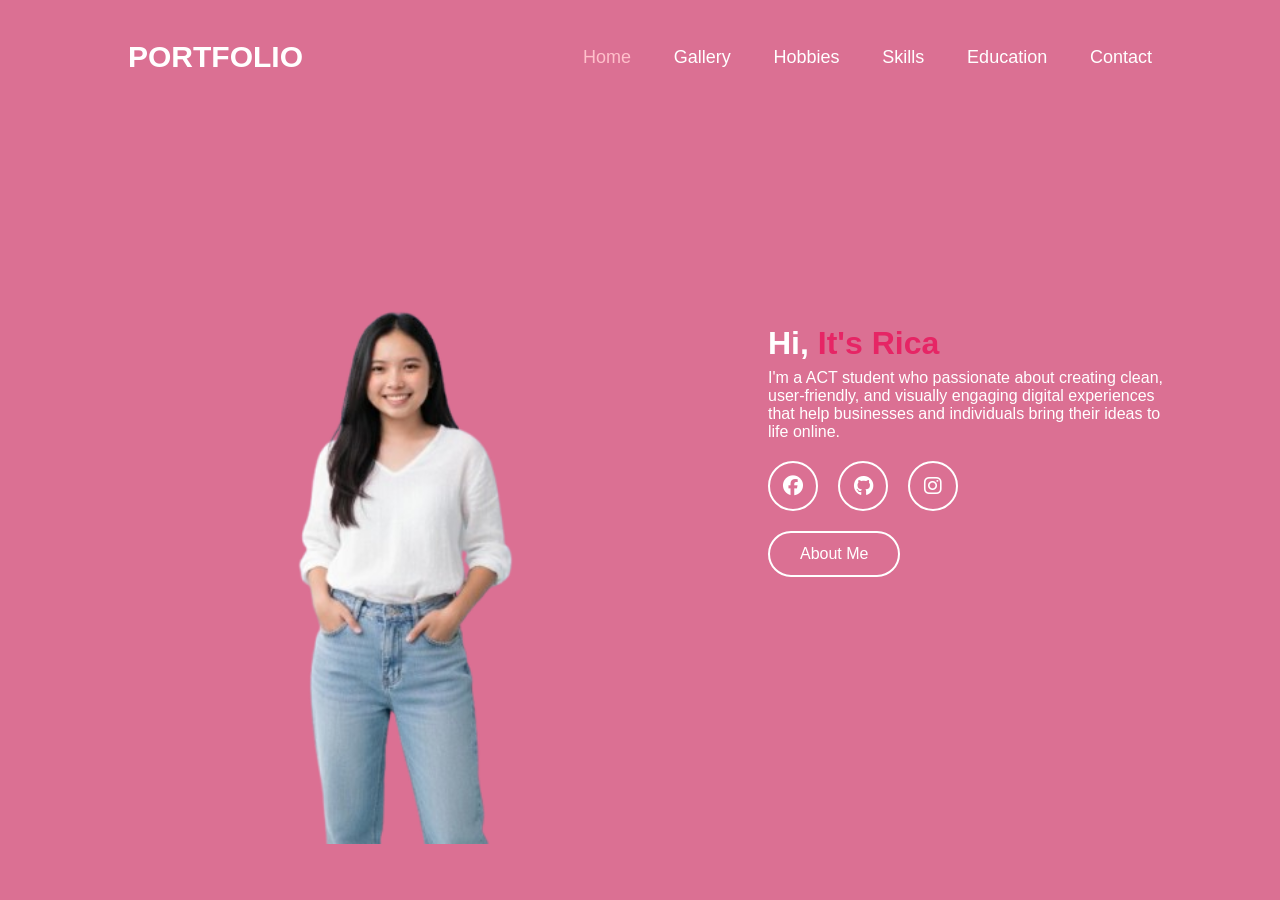
<file: index.html>
<!DOCTYPE html>
<html lang="en">
<head>
    <meta charset="UTF-8">
    <meta name="viewport" content="width=device-width, initial-scale=1.0">
    <title>Rica Joy | Portfolio</title>
    <link rel="stylesheet" href="css/style.css">
    <link rel="stylesheet" href="https://cdnjs.cloudflare.com/ajax/libs/font-awesome/6.5.1/css/all.min.css">
</head>
<body>
    <header>
        <a href="" class="logo">PORTFOLIO</a>

        <nav>
            <a href="" class="active">Home</a>
            <a href="gallery.html">Gallery</a>
            <a href="hobbies.html">Hobbies</a>
            <a href="skill.html">Skills</a>
            <a href="education.html">Education</a>
            <a href="contact.html">Contact</a>
        </nav>
    </header>
    <section class="home">
        <div class="home-img">
            <img src="rjbg.png" alt="">
        </div>
        <div class="home-content">
            <h1>Hi, <span>It's Rica</span></h1>
            <p>I'm a ACT student who passionate about creating clean, user-friendly, and visually engaging digital experiences that help businesses and individuals bring their ideas to life online.</p>
            <div class="social-icons">
            <a href="https://www.facebook.com/ricaa.joyyy/" target="_blank"><i class="fa-brands fa-facebook"></i></a>
            <a href="https://www.github.com/ricajoy09/" target="_blank"><i class="fa-brands fa-github"></i></a>
            <a href="https://www.instagram.com/rjgvrra/" target="_blank"><i class="fa-brands fa-instagram"></i></a>
            </div>
             <a href="#about" class="btn">About Me</a>
        </div>
</section>
<section class="about" id="about">
            <div class="about-content">
                <h2 class="heading">ABOUT <span>ME</span></h2>
                <p> I am a dedicated student and aspiring developer with a deep passion for creating clean, user-friendly, and visually engaging digital experiences. My journey in technology is driven by a curiosity for how design and logic intersect to solve real-world problems. Whether I am working on a complex coding project or refining the aesthetic details of a website, I always strive for precision and creativity in everything I do.
                    Currently, I am pursuing my degree in Association In Computer and Technology at Clark College Of Science and Technology. My academic journey has allowed me to build a strong foundation in technical skills such as web development and database management, while also honing my ability to collaborate and communicate effectively within a team. I believe that a good developer never stops learning, which is why I consistently look for opportunities to expand my knowledge beyond the classroom.
                    Looking ahead, my career goal is to become a professional Designer where I can contribute to innovative projects that make a difference. Outside of my professional interests, I am a huge fan of digital photography—hobbies that help me maintain a sharp eye for detail. I am excited to continue growing, building, and sharing my work with the world.
                </p>
                <div class="btn-box">
                    <a href="#" class="btn">BACK</a>
                    <a href="#ty" class="btn">HIRE</a>
                </div>
            </div>
</section>
<section class="about" id="ty">
    <div class="about-content">
        <h2 class="heading">THANK <span>YOU!</span></h2>
        <p>I am truly honored and incredibly grateful for your interest in hiring me. It is always a privilege to connect with people who value creativity and dedication as much as I do. I look forward to the possibility of working together, combining our strengths, and bringing great ideas to life through innovative digital experiences.<br>
            <br>Your support means a lot to my journey as a begginer developer. If you have any further questions or would like to discuss a specific project in more detail, please feel free to reach out to me through the contact details on the front page. Let’s create something amazing together!
        </p>

        <div class="btn-box">
            <a href="#" class="btn">HOME</a>
        </div>
    </div>
</section>
</body>
</html>
</file>
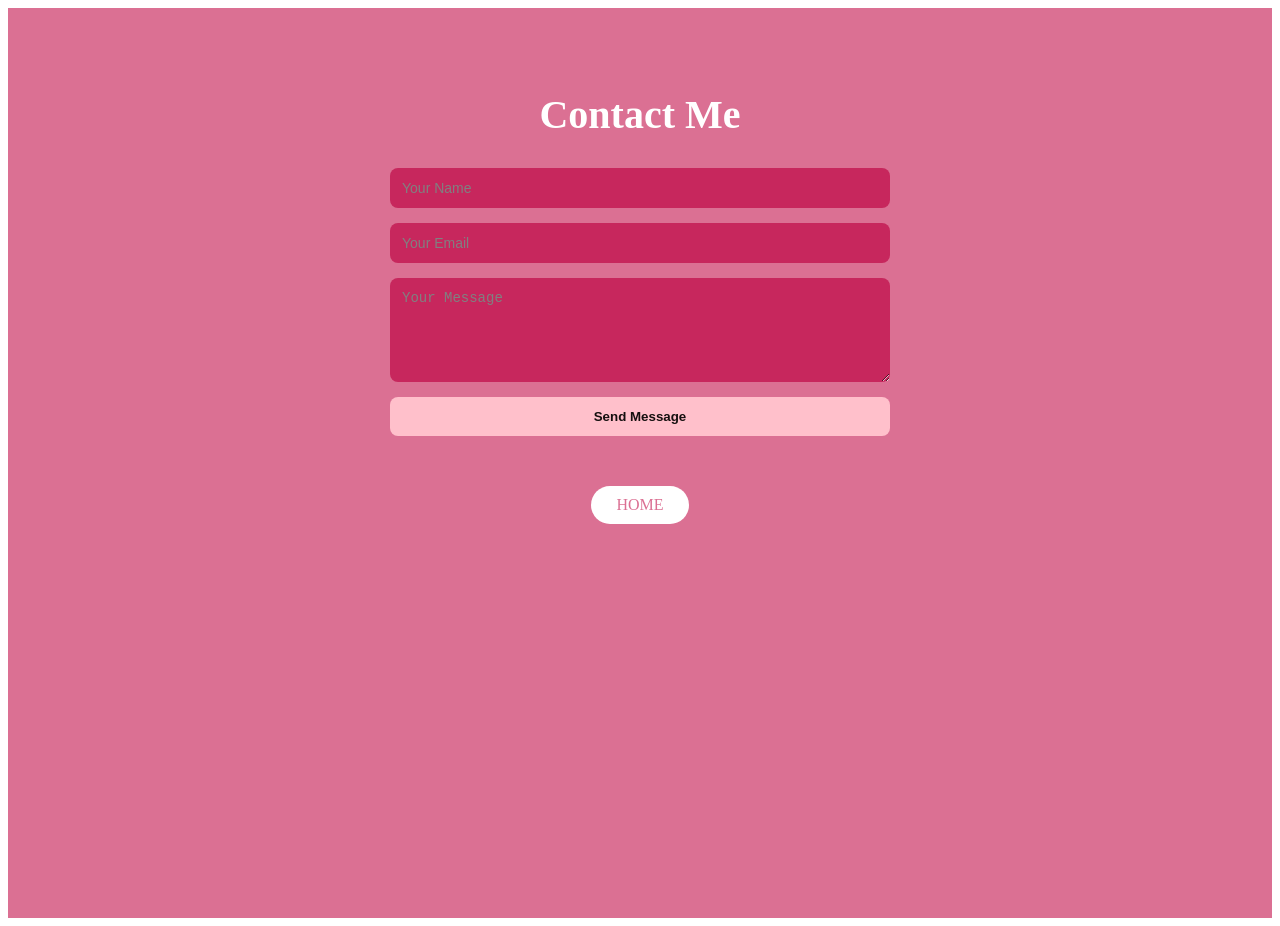
<file: contact.html>
<!DOCTYPE html>
<html lang="en">
<head>
    <meta charset="UTF-8">
    <meta name="viewport" content="width=device-width, initial-scale=1.0">
    <title>CONTACT</title>
    <link rel="stylesheet" href="css/contact.css">
</head>
<body>
    <section class="contact">
    <h1>Contact Me</h1>

    <div class="contact-container">
        <form>
            <input type="text" placeholder="Your Name" required>
            <input type="email" placeholder="Your Email" required>
            <textarea rows="5" placeholder="Your Message" required></textarea>
            <button type="submit">Send Message</button>
        </form>
    </div>
    <div class="btn-box">
                    <a href="index.html" class="btn">HOME</a>
                </div>
</section>
</body>
</html>
</file>
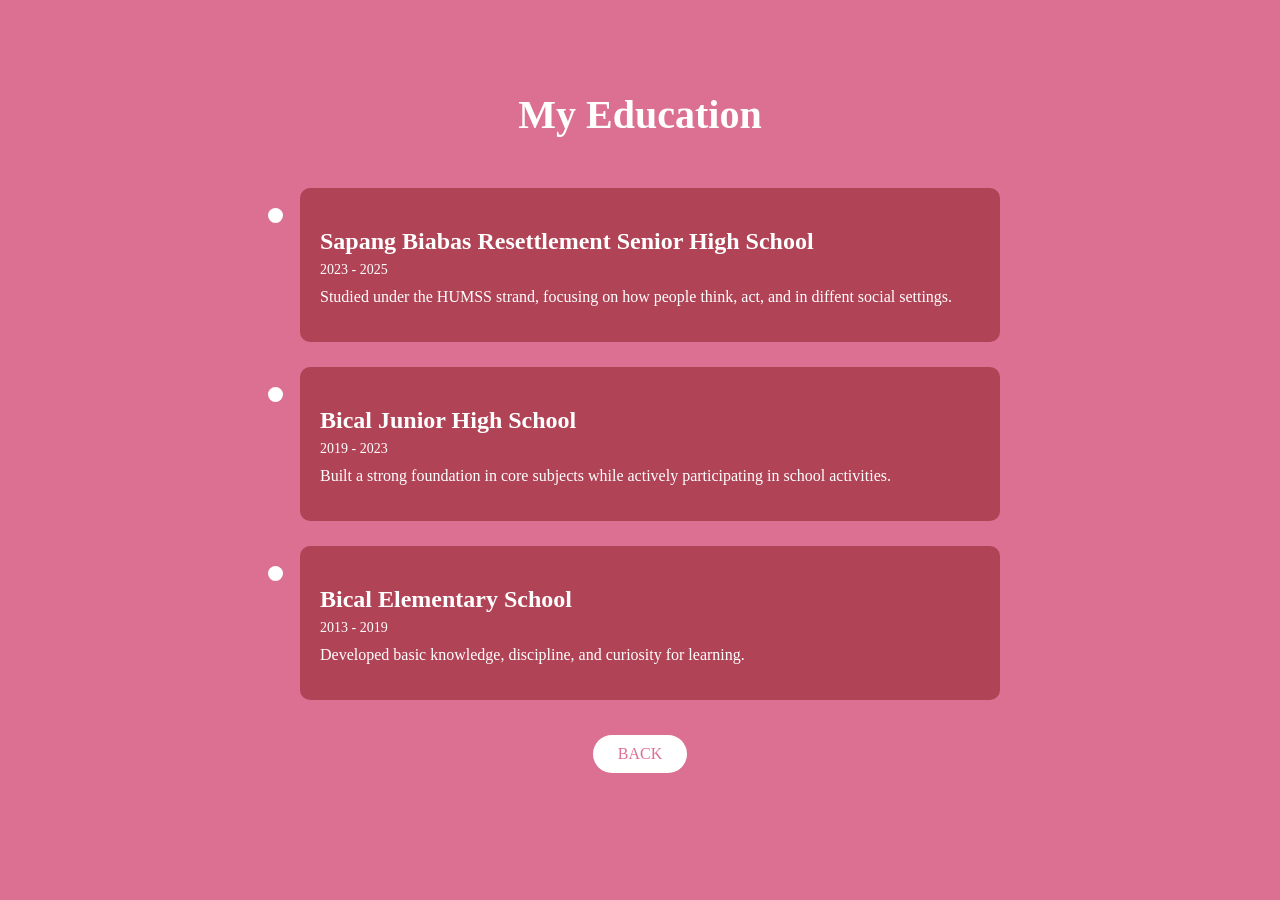
<file: education.html>
<!DOCTYPE html>
<html lang="en">
<head>
    <meta charset="UTF-8">
    <meta name="viewport" content="width=device-width, initial-scale=1.0">
    <title>EDUCATION</title>
    <link rel="stylesheet" href="css/edu.css">
</head>
<body>
    
<section class="education">
    <h1>My Education</h1>

    <div class="timeline">

        <div class="edu-box">
            <h2>Sapang Biabas Resettlement Senior High School</h2>
            <span>2023 - 2025</span>
            <p>Studied under the HUMSS strand, focusing on how people think, act, and in diffent social settings.</p>
        </div>

        <div class="edu-box">
            <h2>Bical Junior High School</h2>
            <span>2019 - 2023</span>
            <p>Built a strong foundation in core subjects while actively participating in school activities.</p>
        </div>

        <div class="edu-box">
            <h2>Bical Elementary School</h2>
            <span>2013 - 2019</span>
            <p>Developed basic knowledge, discipline, and curiosity for learning.</p>
        </div>
    </div>
      <div class="btn-box">
                    <a href="index.html" class="btn">BACK</a>
                </div>
</section>
</body>
</html>
</file>
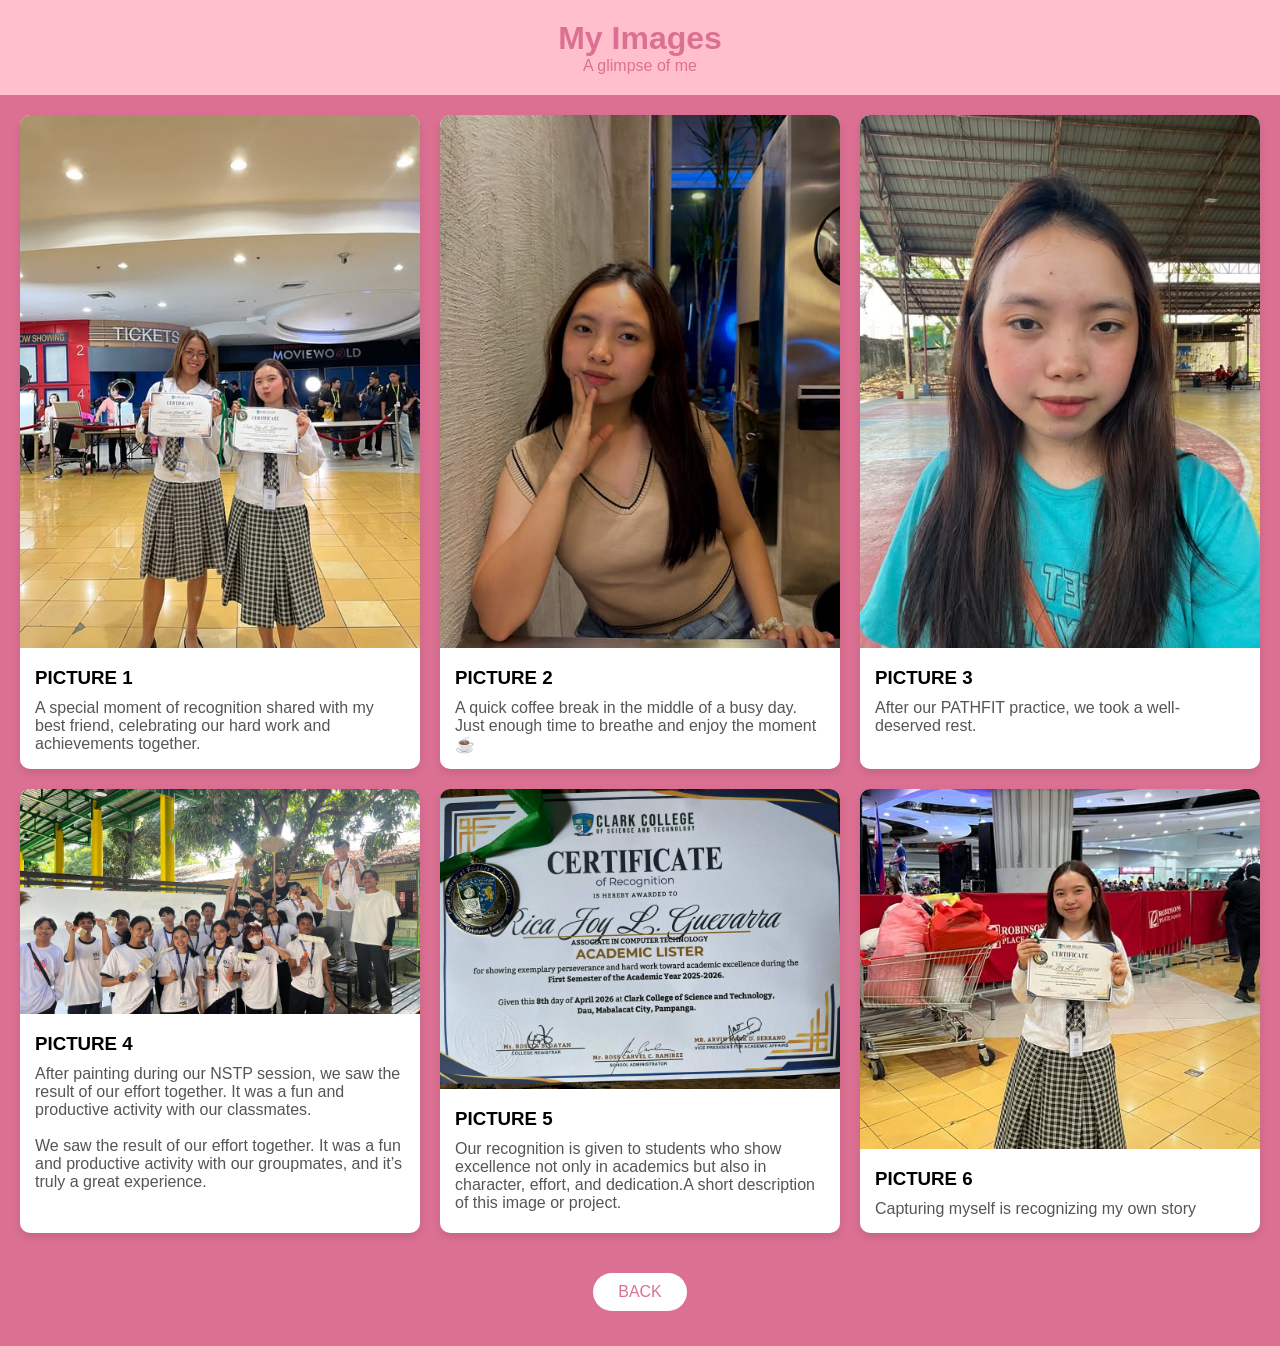
<file: gallery.html>
<!DOCTYPE html>
<html lang="en">
<head>
    <meta charset="UTF-8">
    <meta name="viewport" content="width=device-width, initial-scale=1.0">
    <title>IMAGE</title>
    <link rel="stylesheet" href="css/gallery.css">
</head>
<body>

    <header>
        <h1>My Images</h1>
        <p>A glimpse of me</p>
    </header>

    <section class="gallery">
        <div class="card">
            <img src="rica4.jpg" alt="Project 1">
            <div class="description">
                <h3>PICTURE 1</h3>
                <p>A special moment of recognition shared with my best friend, celebrating our hard work and achievements together.</p>
            </div>
        </div>

        <div class="card">
            <img src="rica2.jpg" alt="Project 2">
            <div class="description">
                <h3>PICTURE 2</h3>
                <p>A quick coffee break in the middle of a busy day. Just enough time to breathe and enjoy the moment ☕</p>
            </div>
        </div>

        <div class="card">
            <img src="rica3.jpg" alt="Project 3">
            <div class="description">
                <h3>PICTURE 3</h3>
                <p>After our PATHFIT practice, we took a well-deserved rest.</p>
            </div>
        </div>
 
        <div class="card">
            <img src="img.jpg" alt="Project 3">
            <div class="description">
                <h3>PICTURE 4</h3>
                <p>After painting during our NSTP session, we saw the result of our effort together. It was a fun and productive activity with our classmates.<br>
                <br>We saw the result of our effort together. It was a fun and productive activity with our groupmates, and it’s truly a great experience.</p>
            </div>
        </div>
        <div class="card">
            <img src="k.jpg" alt="Project 3">
            <div class="description">
                <h3>PICTURE 5</h3>
                <p>Our recognition is given to students who show excellence not only in academics but also in character, effort, and dedication.A short description of this image or project.</p>
            </div>
        </div>
        <div class="card">
            <img src="rica1.jpg" alt="Project 3">
            <div class="description">
                <h3>PICTURE 6</h3>
                <p>Capturing myself is recognizing my own story</p>
            </div>
        </div>
    </section>
        <div class="btn-box">
                    <a href="index.html" class="btn">BACK</a>
                </div>

</body>
</html>
</file>
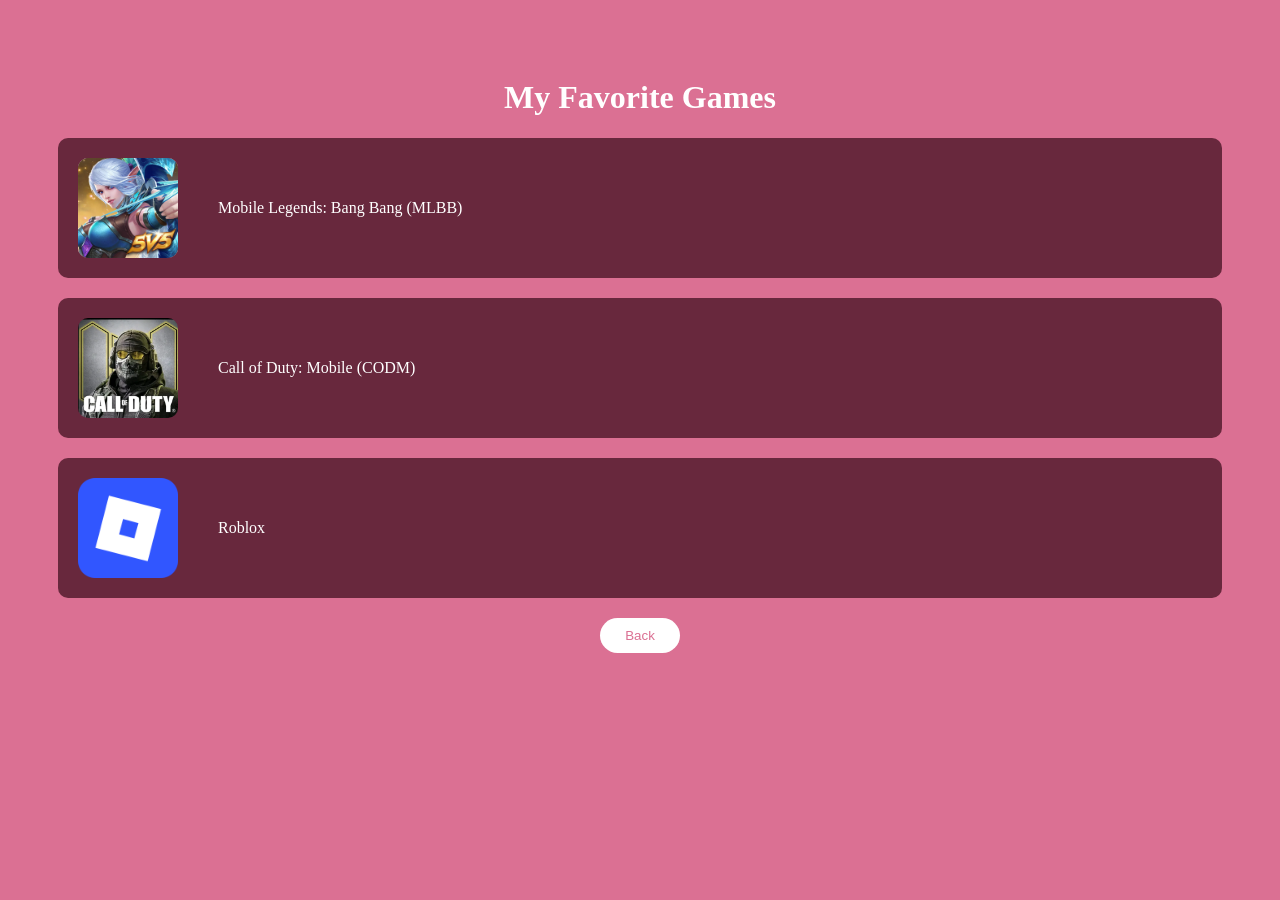
<file: games.html>
<!DOCTYPE html>
<html lang="en">
<head>
    <meta charset="UTF-8">
    <meta name="viewport" content="width=device-width, initial-scale=1.0">
    <title>Games</title>
    <link rel="stylesheet" href="css/games.css">
</head>
<body>
    <div class="games-container">
        <h1 style="cursor: default;">My Favorite Games</h1>
        <div class="games">
            <img src="images/mlbb.png" alt="">Mobile Legends: Bang Bang (MLBB)
        </div>
        <div class="games">
            <img src="images/codm.webp" alt="">Call of Duty: Mobile (CODM)
        </div>
        <div class="games">
            <img src="images/roblox logo.webp" alt="">Roblox
        </div>
    
        <a href="hobbies.html"><button class="btn">Back</button></a>
    </div>
</body>
</html>
</file>
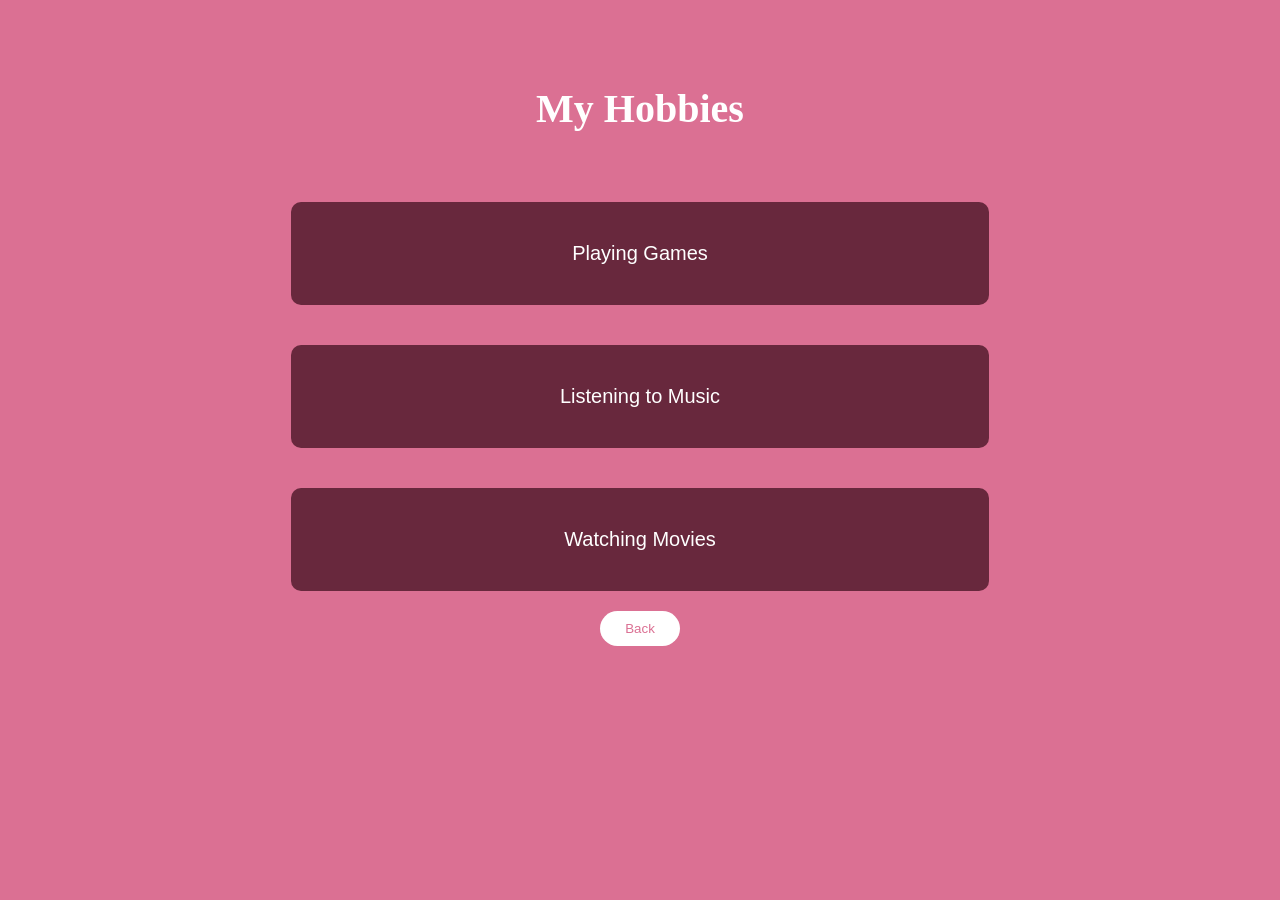
<file: hobbies.html>
<!DOCTYPE html>
<html lang="en">
<head>
    <meta charset="UTF-8">
    <meta name="viewport" content="width=device-width, initial-scale=1.0">
    <title>Hobbies</title>
    <link rel="stylesheet" href="css/hobbies.css">
</head>
<body>
    <div class="hobbies-container">
        <h1 style="cursor: default;">My Hobbies</h1>
        <a href="games.html"><button class="item-btn">Playing Games</button></a>
        <a href="music.html"><button class="item-btn">Listening to Music</button></a>
        <a href="movies.html"><button class="item-btn">Watching Movies</button></a> <br>
        <a href="index.html"><button class="btn">Back</button></a>
    </div>
</body>
</html>
</file>
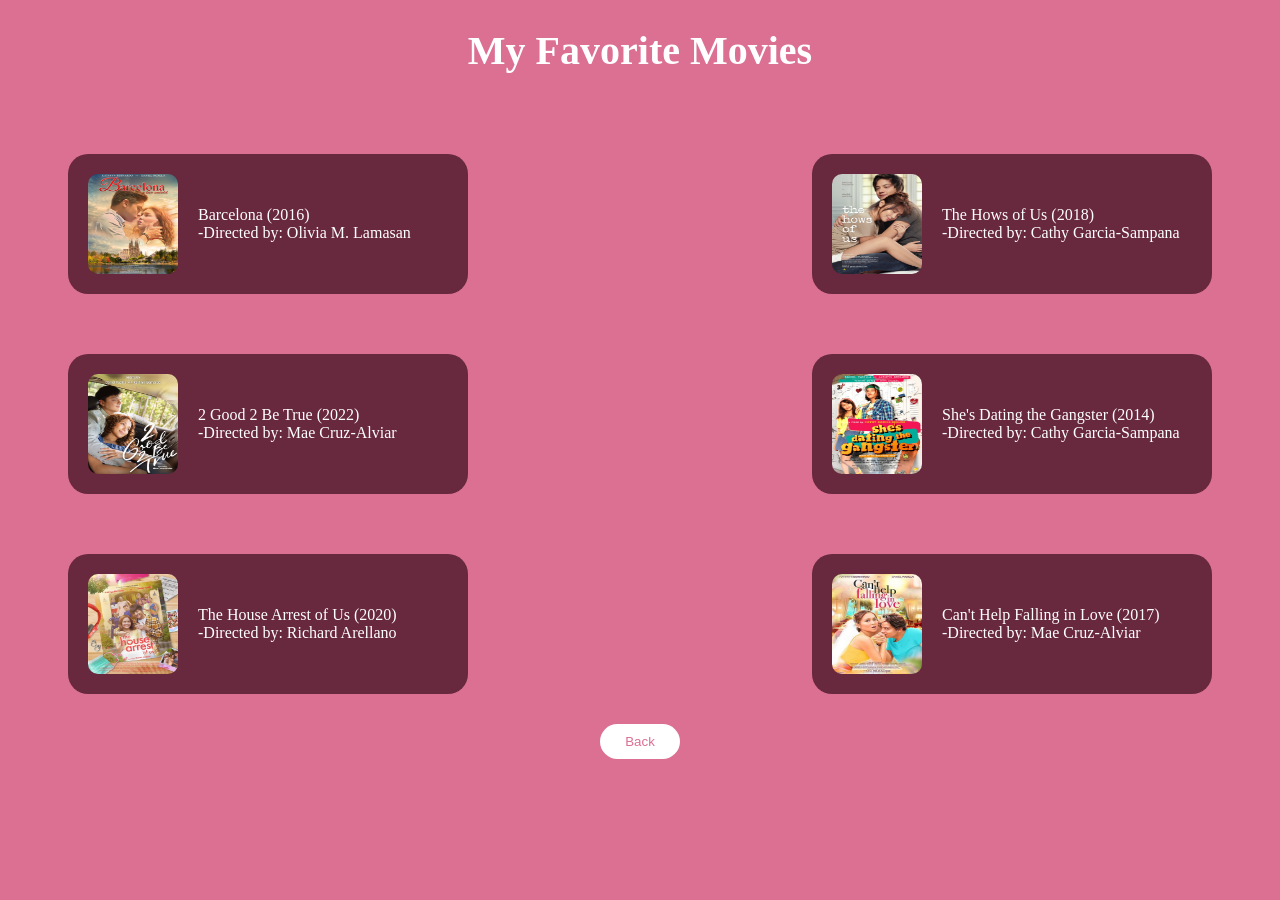
<file: movies.html>
<!DOCTYPE html>
<html lang="en">
<head>
    <meta charset="UTF-8">
    <meta name="viewport" content="width=device-width, initial-scale=1.0">
    <title>Movies</title>
    <link rel="stylesheet" href="css/movies.css">
</head>
<body>
    <h1>My Favorite Movies</h1>
    <section class="movies">
        <div class="movie-container">
        <div class="movie">
            <img src="images/Barcelona - kathniel.jpg" alt="">
            <div>
            Barcelona (2016) <br>
            -Directed by: Olivia M. Lamasan
            </div>
        </div>
        <div class="movie">
            <img src="images/The hows of us.jpg" alt="">
            <div>
            The Hows of Us (2018) <br>
            -Directed by: Cathy Garcia-Sampana
            </div>
        </div>
        </div>
        <div class="movie-container">
        <div class="movie">
            <img src="images/2 good 2 be true.jpg" alt="">
            <div>
            2 Good 2 Be True (2022) <br>
            -Directed by: Mae Cruz-Alviar
            </div>
        </div>
        <div class="movie">
            <img src="images/She's dating the gangster.jpg" alt="">
            <div>
            She's Dating the Gangster (2014) <br>
            -Directed by: Cathy Garcia-Sampana
            </div>
        </div>
        </div>
        <div class="movie-container">
        <div class="movie">
            <img src="images/The House Arrest of Us.jpg" alt="">
            <div>
            The House Arrest of Us (2020) <br>
            -Directed by: Richard Arellano
            </div>
        </div>
        <div class="movie">
            <img src="images/Can't help falling inlove.jpg" alt="">
            <div>
            Can't Help Falling in Love (2017) <br>
            -Directed by: Mae Cruz-Alviar
            </div>
        </div>
        </div>
        <div class="btn-container"><a href="hobbies.html"><button class="btn">Back</button></a></div>
    </section>
    
</body>
</html>
</file>
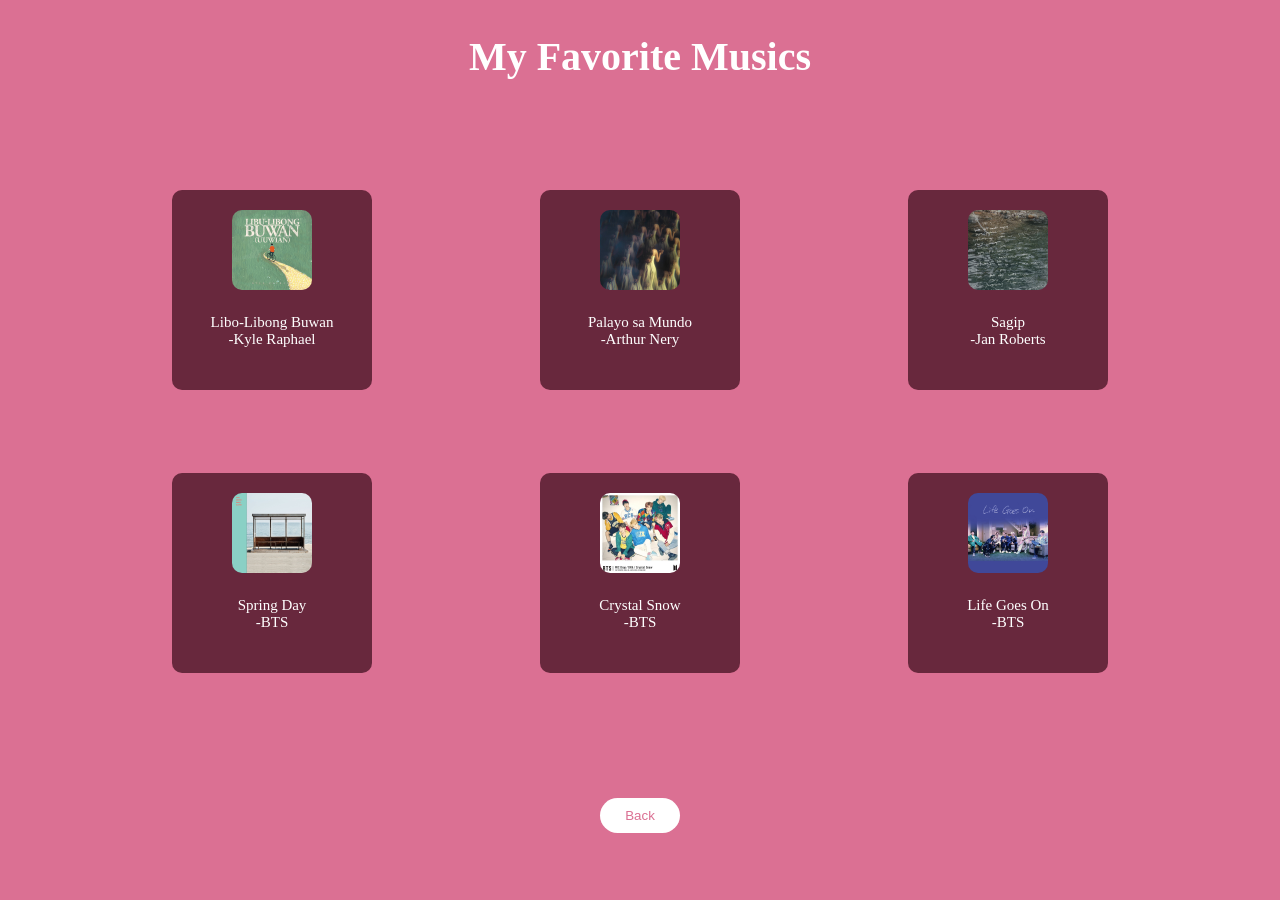
<file: music.html>
<!DOCTYPE html>
<html lang="en">
<head>
    <meta charset="UTF-8">
    <meta name="viewport" content="width=device-width, initial-scale=1.0">
    <title>Musics</title>
    <link rel="stylesheet" href="css/music.css">
</head>
<body>
    <section class="musics">
        <h1 style="cursor: default;">My Favorite Musics</h1>
        <div class="music-container">
        <div class="music">
            <img src="images/libo libong buwan.png" alt="">
            <div>
            Libo-Libong Buwan <br>
            -Kyle Raphael
            </div>
        </div>
        <div class="music">
            <img src="images/Palayo sa mundo.png" alt="">
            <div>
            Palayo sa Mundo <br>
            -Arthur Nery
            </div>
        </div>
        <div class="music">
            <img src="images/Sagip.png" alt="">
            <div>
            Sagip <br>
            -Jan Roberts
            </div>
        </div>
        </div>
    </section>
    <section class="musics">
        <div class="music-container">
        <div class="music">
            <img src="images/Spring Day.png" alt="">
            <div>
            Spring Day <br>
            -BTS
            </div>
        </div>
        <div class="music">
            <img src="images/Crystal Snow.webp" alt="">
            <div>
            Crystal Snow <br>
            -BTS
            </div>
        </div>
        <div class="music">
            <img src="images/Life Goes On.jpg" alt="">
            <div>
            Life Goes On <br>
            -BTS
            </div>
        </div>
        </div>
    </section>
    <div class="btn-container"><a href="hobbies.html"><button class="btn">Back</button></a></div>
</body>
</html>
</file>
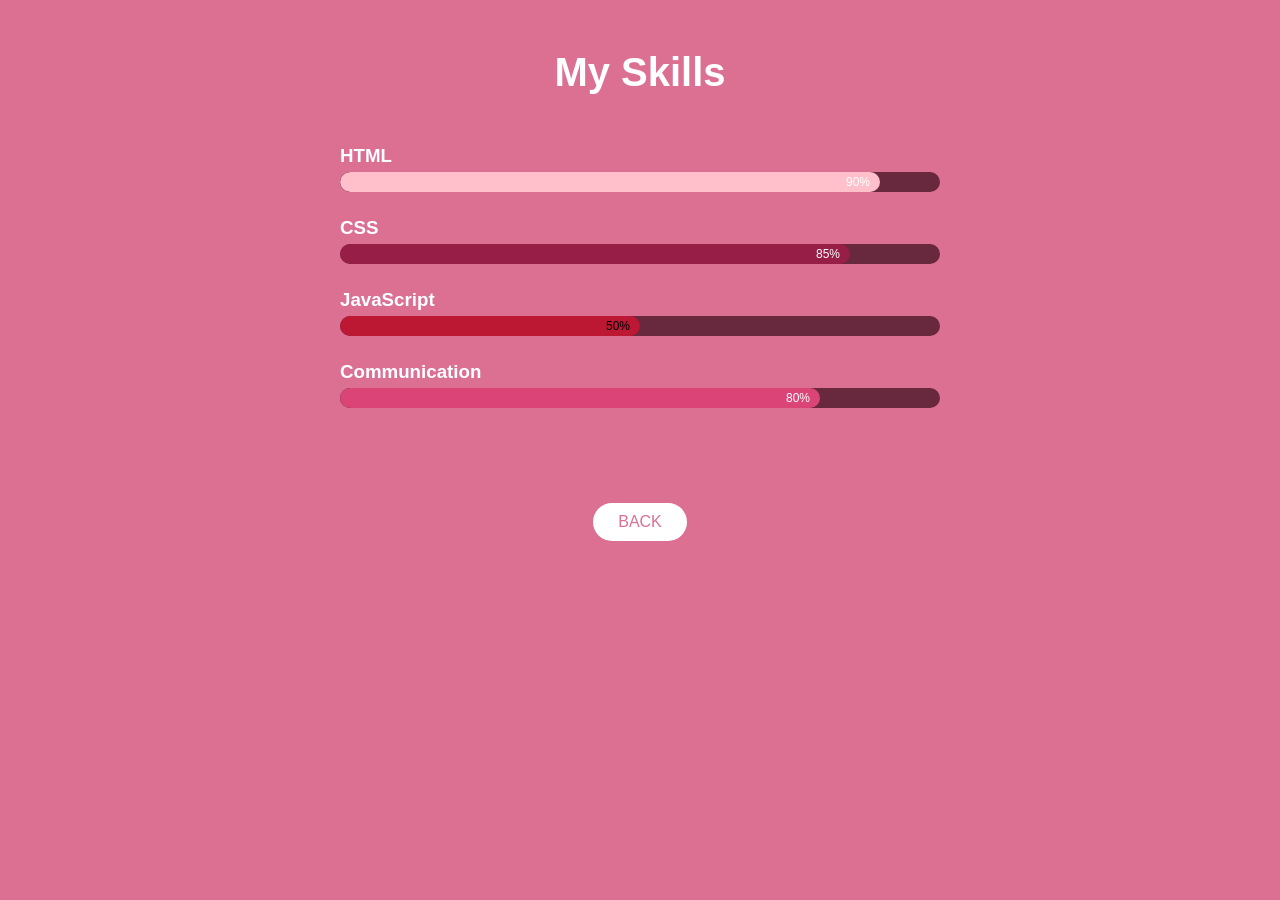
<file: skill.html>
<!DOCTYPE html>
<html lang="en">
<head>
    <meta charset="UTF-8">
    <meta name="viewport" content="width=device-width, initial-scale=1.0">
    <title>SKILLS</title>
    <link rel="stylesheet" href="css/skill.css">
</head>
<body>

<section class="skills">
    <h1>My Skills</h1>

    <div class="skills-container">
        
        <div class="skill">
            <h3>HTML</h3>
            <div class="progress-bar">
                <div class="progress html">90%</div>
            </div>
        </div>

        <div class="skill">
            <h3>CSS</h3>
            <div class="progress-bar">
                <div class="progress css">85%</div>
            </div>
        </div>

        <div class="skill">
            <h3>JavaScript</h3>
            <div class="progress-bar">
                <div class="progress js">50%</div>
            </div>
        </div>

        <div class="skill">
            <h3>Communication</h3>
            <div class="progress-bar">
                <div class="progress comm">80%</div>
            </div>
        </div>

    </div>
</section>
    <div class="btn-box">
                    <a href="index.html" class="btn">BACK</a>
                </div>
</body>
</html>
</file>
<file: css/style.css>
*{
    margin: 0;
    padding: 0;
    box-sizing: border-box;
    text-decoration: none;
    border: none;
    outline: none;
    font-family: 'poppins', sans-serif;
}

html{
    font-size: 62.5%;
    scroll-behavior: smooth;
}

body{
    width: 100%;
    height: 100vh;
    overflow-x: hidden;
    background-color: palevioletred;
    overflow: hidden;
    color: white;
    cursor: pointer;
}

header{
    margin-top: 20px;
    position: fixed;
    top: 0;
    left: 0;
    width: 100%;
    padding: 20px 10%;
    background-color: transparent;
    filter: drop-shadow(10px);
    display: flex;
    justify-content: space-between;
    align-items: center;
    z-index: 100;
}

.logo{
    font-size: 3rem;
    color: white;
    font-weight: 800;
    cursor: pointer;
    transition: all 0.3s ease-in-out;
}

.logo:hover{
    transform: scale(1.1);
}

nav a{
    font-size: 1.8rem;
    color: white;
    margin-left: 4rem;
    font-weight: 500;
    transition: 0.3 ease;
    border-bottom: 3px solid transparent;
}

nav a:hover,
nav a.active{
    color: pink;
    border-bottom: 3px solid palevioletred;
}



section{
    min-height: 100vh;
    padding: 5rem 9% 5rem;
}

.home{
    display: flex;
    justify-content: center;
    align-items: center;
    padding: 0 8%;
    height: 100vh;
    width: 100%;
    gap: 8rem;
    background-color: palevioletred;
}
.home-content {
    max-width: 400px;
    text-align: left;
}
.home-content h1{
    font-size: 32px;
    font-weight: 700;
    line-height: 1.3;
    margin-bottom: 5px;
}

.home-content h1 span{
    font-size: 32Spx;
    font-weight: 700;
    line-height: 1.3;
    color: rgb(230, 37, 101);
}

.home-content p{
    font-size: medium;
}

span{
    color: white;
}

.home-img{
    border-radius: 50%;
}

.home-img img{
    position: relative;
    width: 45vw;
    height: auto;
    cursor: default;
}

.social-icons {
    display: flex;
    gap: 20px; 
    margin: 20px 0;
}

.social-icons a {
    width: 50px;
    height: 50px;
    border: 2px solid white;
    border-radius: 50%;
    display: flex;
    align-items: center;
    justify-content: center;
    color: white;
    font-size: 20px;
    text-decoration: none;
    transition: 0.3s;
}

.social-icons a:hover {
    background: white;
    color: #ff4d6d;
    transform: scale(1.3);
    box-shadow: 0 0 25px;
}

.btn {
    display: inline-flex;
    padding: 12px 30px;
    border: 2px solid white; 
    border-radius: 30px;     
    color: white;
    text-decoration: none;
    font-size: 16px;
    transition: 0.3s;
}

.btn:hover {
    background: white;
    color: #ff4d6d; 
    box-shadow: 0 0 20px;
}

.typing-text{
    font-size: 34px;
    font-weight: 600;
    min-width: 280px;
}

.about{
    top: 0;
    left: 0;
    width: 100%;
    height: 100%;
    min-height: 100vh;
    background: palevioletred;
    position: fixed;
    display: flex;
    justify-content: center;
    align-items: flex-start;
    z-index: 200;
    visibility: hidden;
    opacity: 0;
    transition: 0.5s ease-in-out;
    padding: 0 10%;
    color: white;
}

.about-content{
    max-width: 800px;
    display: flex;
    flex-direction: column;
    align-items: flex-start;
    text-align: left;
}

.btn-box{
    display: flex;
    gap: 20px;
    margin-top: 25px;
}

.about:target{
    visibility: visible;
    opacity: 1;
}

.about-content h2{
    font-size: 50px;
    color: white;
    margin-bottom: 20px;
    margin-top: 50px;
}

.about-content p{
    font-size: 17px;
    color: white;
    line-height: 1.5;
    margin-bottom: 30px;
}

@media(max-width:995px){
    nav{
        position: absolute;
        top: 0;
        right: 0;
        width: 40%;
        background-color: rgb(180, 75, 93);
        border-top: 0.1rem solid rgb(172, 87, 101);
        text-align: center;
    }

    nav.active{
        display: block;
    }
    nav a{
        display: block;
        font-size: 2rem;
        margin: 3rem 0;
    }
    nav a:hover,
    nav a.active{
        padding: 1rem;
        border-radius: 0.5 rem;
        border-bottom: 0.5 solid palevioletred;
    }
    .home-content{
        position: absolute;
        bottom: 50px;
        right: 0;
    }
    .home-img{
        position: absolute;
        left: 0;
        top: 0;
    }
    .home-img img{
        width: 500px;
    }
}

@media(max-width:450px){
    .home-img{
        position: absolute;
        top: -140px;
        left: -130px;
    }
    .home-img img{
        width: 500px;
    }
}

@media(max-width:370px){
    .home-img{
        position: absolute;
        top: 0%;
        left: -50px;
    }
    .home-img img{
        width: 300px;
    }
    .logo{
        font-size: 2.5rem;
    }
    .home-content{
        margin: 30px;
    }
}
</file>
<file: css/contact.css>
.contact {
    padding: 50px;
    background: palevioletred;
    color: #fff;
    text-align: center;
    height: 90vh;
}

.contact h1 {
    font-size: 40px;
    margin-bottom: 30px;
}

.contact-container {
    max-width: 500px;
    margin: auto;
}

form {
    display: flex;
    flex-direction: column;
}

input, textarea {
    margin-bottom: 15px;
    padding: 12px;
    border: none;
    border-radius: 8px;
    outline: none;
    background: rgb(199, 39, 93);
    color: #fff;
    font-size: 14px;
}

input::placeholder,
textarea::placeholder {
    color: grey;
}

button {
    padding: 12px;
    border: none;
    border-radius: 8px;
    background: pink;
    color: rgb(21, 15, 15);
    font-weight: bold;
    cursor: pointer;
    transition: 0.3s;
}

button:hover {
    background: rgb(199, 39, 93);
}
.btn-box{
    display: flex;
    justify-content: center;
    margin-top: 50px;
    margin-bottom: 35px;
}
.btn-box a{
    background-color: white;
    color: palevioletred;
    padding: 10px 25px;
    text-decoration: none;
    border-radius: 20px;
    transition: 0.3s;
}
.btn-box a:hover{
    background-color: white;
    transform: scale(1.05);
}
</file>
<file: css/edu.css>
body{
    background: palevioletred;
    color: #ffffff;
}
.education {
    padding: 50px;
    text-align: center;
}

.education h1 {
    font-size: 40px;
    margin-bottom:50px;
}

.timeline {
    max-width: 700px;
    margin: auto;
    position: relative;
    border-left: white;
    padding-left: 20px;
}

.edu-box {
    background: rgb(176, 67, 85);
    padding: 20px;
    margin-bottom: 25px;
    border-radius: 10px;
    text-align: left;
    position: relative;
}

.edu-box::before {
    content: "";
    position: absolute;
    left: -32px;
    top: 20px;
    width: 15px;
    height: 15px;
    background: white;
    border-radius: 50%;
}

.edu-box h2 {
    margin-bottom: 5px;
}

.edu-box span {
    font-size: 14px;
    color: white;
}

.edu-box p {
    margin-top: 10px;
    color: white;
}
.btn-box{
    display: flex;
    justify-content: center;
    margin-top: 35px;
    margin-bottom: 35px;
}
.btn-box a{
    background-color: white;
    color: palevioletred;
    padding: 10px 25px;
    text-decoration: none;
    border-radius: 20px;
    transition: 0.3s;
}
.btn-box a:hover{
    background-color: white;
    transform: scale(1.05);
}
</file>
<file: css/gallery.css>
* {
    margin: 0;
    padding: 0;
    box-sizing: border-box;
    font-family: Arial, sans-serif;
}

body {
    background-color: palevioletred;
}

header {
    text-align: center;
    padding: 20px;
    background-color:pink;
    color: palevioletred;
}

.gallery {
    display: grid;
    grid-template-columns:repeat(3, 1fr);
    gap: 20px;
    padding: 20px;
}

.card {
    background: white;
    border-radius: 10px;
    overflow: hidden;
    box-shadow: 0 4px 8px rgba(0,0,0,0.1);
    transition: transform 0.3s;
}

.card:hover {
    transform: scale(1.05);
}

.card img {
    width: 100%;
    height: auto;
}

.description {
    padding: 15px;
}

.description h3 {
    margin-bottom: 10px;
}

.description p {
    color: #555;
}
.btn-box{
    display: flex;
    justify-content: center;
    margin-top: 20px;
    margin-bottom: 35px;
}
.btn-box a{
    background-color: white;
    color: palevioletred;
    padding: 10px 25px;
    text-decoration: none;
    border-radius: 20px;
    transition: 0.3s;
}
.btn-box a:hover{
    background-color: white;
    transform: scale(1.05);
}
</file>
<file: css/games.css>
body{
    background: palevioletred;
    color: #ffffff;
}

.games-container {
    text-align: center;
    padding: 50px;
}

.games{
    background: rgb(104, 40, 61);
    display: flex;
    align-items: center;
    gap: 20px;
    border-radius: 10px;
    margin: 20px auto;
    transition: all 0.3s ease-in-out;
}

.games:hover {
    background: rgb(151, 30, 70);
    cursor: pointer;
    transform: scale(1.05);
}

.games img{
    width: 100px;
    height: 100px;
    border-radius: 10px;
    margin: 20px;
}

.btn{
    background-color: white;
    color: palevioletred;
    padding: 10px 25px;
    text-decoration: none;
    border-radius: 20px;
    transition: 0.3s;
    border: none;
    cursor: pointer;
}

.btn:hover{
    background-color: white;
    transform: scale(1.05);
}
</file>
<file: css/hobbies.css>
body{
    background: palevioletred;
    color: #ffffff;
}
.hobbies-container {
    text-align: center;
    padding: 50px;
}

.hobbies-container h1 {
    font-size: 40px;
    margin-bottom: 50px;
}

.item-btn {
    background: rgb(104, 40, 61);
    margin: 20px auto;
    padding: 40px;
    width: 60%;
    border-radius: 10px;
    transition: all 0.3s ease-in-out;
    color: #ffffff;
    border: none;
    font-size: 20px;
}

.item-btn:hover {
    background: rgb(151, 30, 70);
    cursor: pointer;
    transform: scale(1.05);
}


.btn{
    background-color: white;
    color: palevioletred;
    padding: 10px 25px;
    text-decoration: none;
    border-radius: 20px;
    transition: 0.3s;
    border: none;
}

.btn:hover{
    background-color: white;
    transform: scale(1.05);
}
</file>
<file: css/movies.css>
body{
    background: palevioletred;
    color: #ffffff;
}

h1{
    font-size: 40px;
    margin-bottom: 50px;
    text-align: center;
}

.movies{
    margin: 30px;
}

.movie-container {
    padding: 30px;
    display: flex;
    justify-content: space-between;
}

.movie{
    background: rgb(104, 40, 61);
    width: 400px;
    display: flex;
    align-items: center;
    border-radius: 20px;
    transition: all 0.3s ease-in-out;
}

.movie:hover {
    background: rgb(151, 30, 70);
    cursor: pointer;
    transform: scale(1.05);
}

.movie img{
    width: 90px;
    height: 100px;
    border-radius: 10px;
    margin: 20px;
}

.btn-container{
    display: flex;
    justify-content: center;
    padding-bottom: 35px;
}

.btn{
    background-color: white;
    color: palevioletred;
    padding: 10px 25px;
    text-decoration: none;
    border-radius: 20px;
    transition: 0.3s;
    border: none;
    cursor: pointer;
}

.btn:hover{
    background-color: white;
    transform: scale(1.05);
}
</file>
<file: css/music.css>
body{
    background: palevioletred;
    color: #ffffff;
}

.musics{
    height: 350px;
    margin: 30px;
}

h1{
    font-size: 40px;
    margin-bottom: 50px;
    text-align: center;
}

.music-container {
    text-align: center;
    padding: 50px;
    display: flex;
    justify-content: space-between;
}

.music{
    background: rgb(104, 40, 61);
    text-align: center;
    gap: 20px;
    width: 200px;
    height: 200px;
    border-radius: 10px;
    margin: 10px auto;
    transition: all 0.3s ease-in-out;
    font-size: 15px;
}
.music:hover {
    background: rgb(151, 30, 70);
    cursor: pointer;
    transform: scale(1.05);
}

.music img{
    width: 80px;
    height: 80px;
    border-radius: 10px;
    margin: 20px;
}

.btn-container{
    display: flex;
    justify-content: center;
    margin-top: 35px;
    margin-bottom: 35px;
}

.btn{
    background-color: white;
    color: palevioletred;
    padding: 10px 25px;
    text-decoration: none;
    border-radius: 20px;
    transition: 0.3s;
    border: none;
    cursor: pointer;
}

.btn:hover{
    background-color: white;
    transform: scale(1.05);
}
</file>
<file: css/skill.css>
* {
    margin: 0;
    padding: 0;
    box-sizing: border-box;
    font-family: Arial, sans-serif;
}

body {
    background: palevioletred;
    color: white;
}

.skills {
    padding: 50px;
    text-align: center;
}

.skills h1 {
    font-size: 40px;
    margin-bottom: 50px;
}

.subtitle {
    color: white;
    margin-bottom: 40px;
}

.skills-container {
    max-width: 600px;
    margin: auto;
}

.skill {
    margin-bottom: 25px;
    text-align: left;
}

.skill h3 {
    margin-bottom: 5px;
}

.progress-bar {
    background:rgb(104, 40, 61);
    border-radius: 20px;
    overflow: hidden;
}

.progress {
    height: 20px;
    line-height: 20px;
    text-align: right;
    padding-right: 10px;
    font-size: 12px;
    color: #fff;
    border-radius: 20px;
}

.html {
    width: 90%;
    background: pink;
}

.css {
    width: 85%;
    background: rgb(151, 30, 70);
}

.js {
    width: 50%;
    background: rgb(188, 23, 51);
    color: #000;
}

.comm {
    width: 80%;
    background: rgb(218, 68, 118);
}
.btn-box{
    display: flex;
    justify-content: center;
    margin-top: 20px;
    margin-bottom: 35px;
}
.btn-box a{
    background-color: white;
    color: palevioletred;
    padding: 10px 25px;
    text-decoration: none;
    border-radius: 20px;
    transition: 0.3s;
}
.btn-box a:hover{
    background-color: white;
    transform: scale(1.05);
}
</file>
